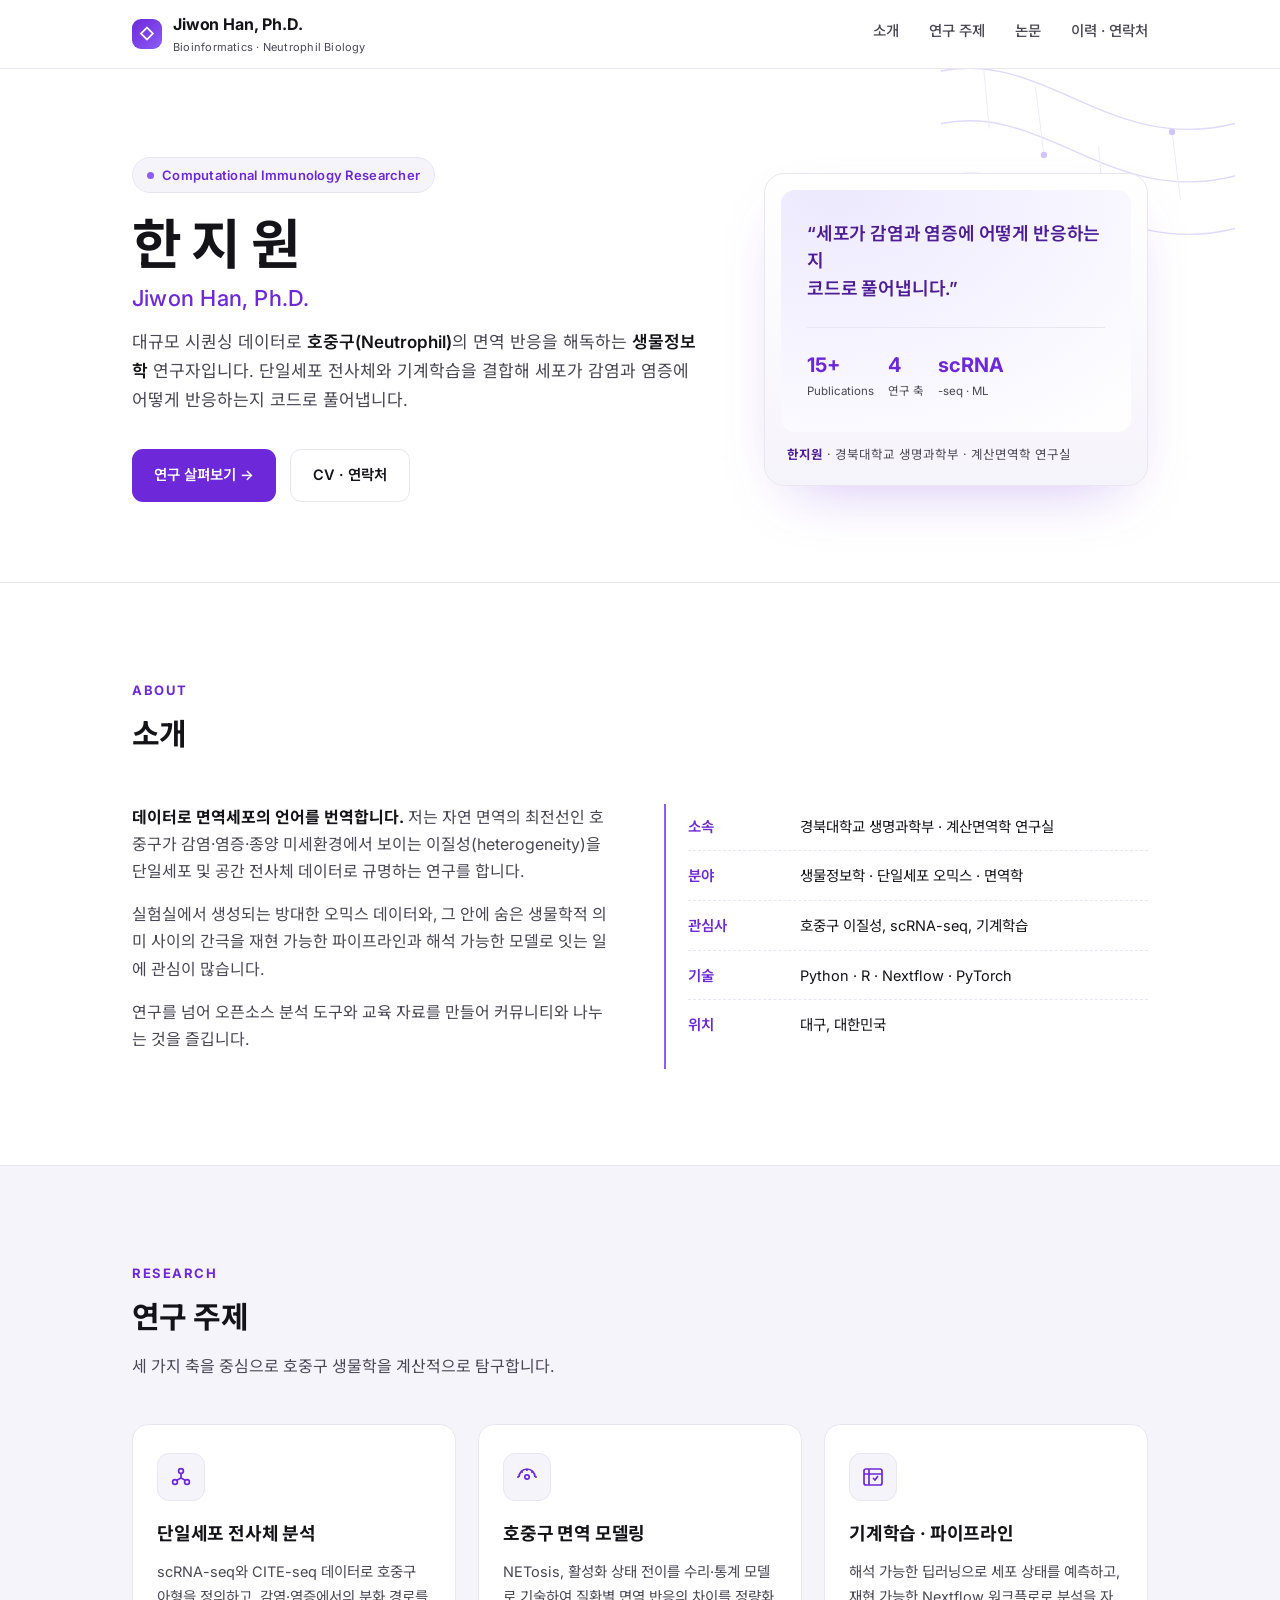
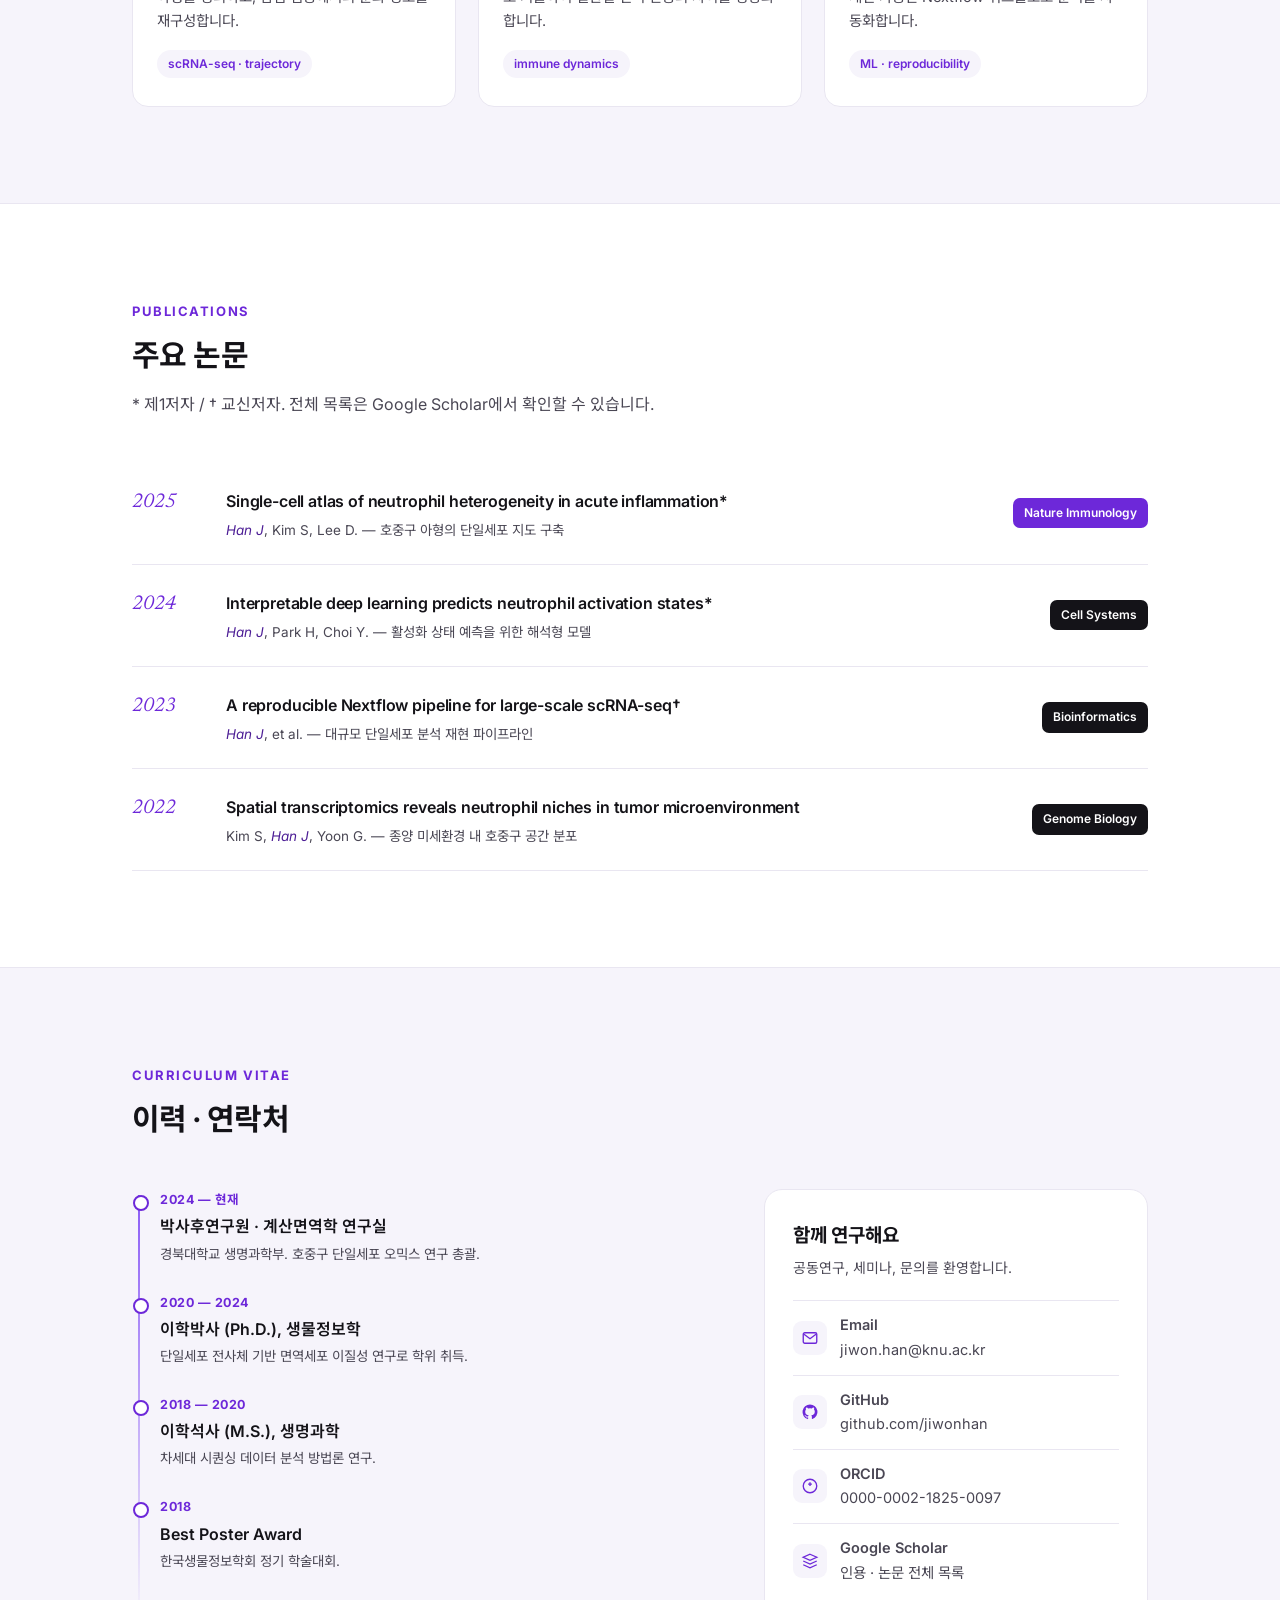
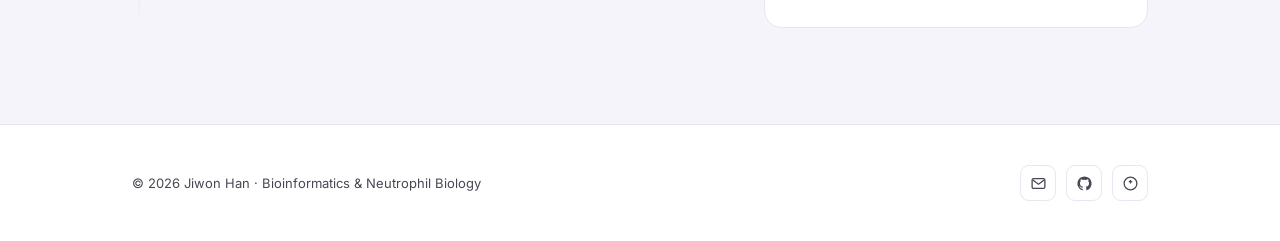
<file: cv-homepage.html>
<!DOCTYPE html>
<html lang="ko">
<head>
<meta charset="UTF-8">
<meta name="viewport" content="width=device-width, initial-scale=1.0">
<title>연구자 CV — 시안</title>
<link rel="preconnect" href="https://fonts.googleapis.com">
<link rel="preconnect" href="https://fonts.gstatic.com" crossorigin>
<link href="https://fonts.googleapis.com/css2?family=Inter:wght@400;500;600;700&family=Noto+Sans+KR:wght@400;500;700&family=Newsreader:ital,opt@0,500;1,500&display=swap" rel="stylesheet">
<style>
  :root{
    --ink:#141318;          /* 검정 계열 본문 */
    --ink-soft:#4a4754;     /* 흐린 검정 */
    --purple:#6d28d9;       /* 메인 보라 */
    --purple-2:#8b5cf6;     /* 밝은 보라 */
    --purple-ink:#4c1d95;   /* 진한 보라 제목 */
    --wash:#f6f4fb;         /* 아주 옅은 보라 배경 */
    --line:#e9e6f1;         /* 보라빛 구분선 */
    --white:#ffffff;
  }
  *{box-sizing:border-box;margin:0;padding:0}
  html{scroll-behavior:smooth}
  body{
    font-family:"Inter","Noto Sans KR",system-ui,sans-serif;
    color:var(--ink);
    background:var(--white);
    line-height:1.7;
    -webkit-font-smoothing:antialiased;
  }
  .wrap{max-width:1080px;margin:0 auto;padding:0 32px}
  a{color:inherit;text-decoration:none}
  section{padding:96px 0;border-top:1px solid var(--line)}

  /* ---------- NAV ---------- */
  header{
    position:sticky;top:0;z-index:50;
    background:rgba(255,255,255,.82);
    backdrop-filter:saturate(1.4) blur(10px);
    border-bottom:1px solid var(--line);
  }
  .nav{display:flex;align-items:center;justify-content:space-between;height:68px}
  .brand{display:flex;align-items:center;gap:11px;font-weight:700;letter-spacing:-.01em}
  .brand .mark{
    width:30px;height:30px;border-radius:9px;
    background:linear-gradient(135deg,var(--purple) 0%,var(--purple-2) 100%);
    display:grid;place-items:center;color:#fff;font-size:15px;
  }
  .brand small{display:block;font-weight:400;font-size:11px;color:var(--ink-soft);letter-spacing:.02em}
  .menu{display:flex;gap:30px;font-size:14.5px;font-weight:500}
  .menu a{color:var(--ink-soft);transition:color .18s}
  .menu a:hover{color:var(--purple)}
  .menu a::after{content:"";display:block;height:2px;width:0;background:var(--purple);transition:width .2s;margin-top:3px}
  .menu a:hover::after{width:100%}
  @media(max-width:720px){.menu{display:none}}

  /* ---------- HERO ---------- */
  .hero{padding:88px 0 80px;position:relative;overflow:hidden}
  .hero .grid{display:grid;grid-template-columns:1.35fr .9fr;gap:56px;align-items:center}
  .eyebrow{
    display:inline-flex;align-items:center;gap:8px;
    font-size:13px;font-weight:600;color:var(--purple);
    background:var(--wash);border:1px solid var(--line);
    padding:6px 14px;border-radius:999px;letter-spacing:.02em;
  }
  .eyebrow .dot{width:7px;height:7px;border-radius:50%;background:var(--purple-2)}
  h1.name{
    font-size:54px;line-height:1.12;letter-spacing:-.025em;font-weight:700;
    margin:22px 0 6px;
  }
  h1.name .en{display:block;font-size:22px;font-weight:500;color:var(--purple);letter-spacing:.01em;margin-top:10px}
  .role{font-size:17px;color:var(--ink-soft);margin-top:18px;max-width:34em}
  .role b{color:var(--ink);font-weight:600}
  .hero-cta{display:flex;gap:14px;margin-top:34px;flex-wrap:wrap}
  .btn{
    display:inline-flex;align-items:center;gap:9px;
    font-size:14.5px;font-weight:600;padding:13px 22px;border-radius:11px;transition:.18s;
  }
  .btn.solid{background:var(--purple);color:#fff}
  .btn.solid:hover{background:var(--purple-ink);transform:translateY(-1px)}
  .btn.ghost{border:1px solid var(--line);color:var(--ink)}
  .btn.ghost:hover{border-color:var(--purple-2);color:var(--purple)}

  /* portrait card */
  .portrait{
    position:relative;border:1px solid var(--line);border-radius:20px;
    background:linear-gradient(180deg,#fff, var(--wash));
    padding:16px;box-shadow:0 24px 60px -30px rgba(109,40,217,.35);
  }
  .portrait .hcard{
    border-radius:14px;position:relative;overflow:hidden;padding:30px 26px;
    background:radial-gradient(130% 130% at 15% 0%, #ede9fe 0%, #f5f3ff 45%, #fff 100%);
  }
  .portrait .hq{font-size:18px;font-weight:600;letter-spacing:-.01em;color:var(--purple-ink);line-height:1.55}
  .portrait .hstats{display:flex;gap:14px;margin-top:24px;padding-top:20px;border-top:1px solid var(--line)}
  .portrait .hstats div{display:flex;flex-direction:column}
  .portrait .hstats b{font-size:20px;font-weight:700;color:var(--purple)}
  .portrait .hstats span{font-size:11.5px;color:var(--ink-soft)}
  .portrait .hcaption{padding:12px 6px 4px;font-size:12.5px;color:var(--ink-soft)}
  .portrait .hcaption b{color:var(--purple-ink)}
  /* faint dna line background */
  .hero .decor{position:absolute;right:-60px;top:-40px;width:420px;opacity:.5;pointer-events:none}
  @media(max-width:860px){.hero .grid{grid-template-columns:1fr;gap:36px}h1.name{font-size:40px}.hero .decor{display:none}}

  /* ---------- SECTION HEADINGS ---------- */
  .sec-head{margin-bottom:44px}
  .sec-kicker{font-size:13px;font-weight:700;letter-spacing:.12em;text-transform:uppercase;color:var(--purple)}
  .sec-title{font-size:30px;font-weight:700;letter-spacing:-.02em;margin-top:8px}
  .sec-sub{color:var(--ink-soft);margin-top:10px;max-width:52em}

  /* ---------- ABOUT ---------- */
  #about{background:var(--white)}
  .about-grid{display:grid;grid-template-columns:1fr 1fr;gap:48px}
  .about-grid p{color:var(--ink-soft);margin-bottom:16px}
  .about-grid p b{color:var(--ink)}
  .facts{display:flex;flex-direction:column;gap:2px;border-left:2px solid var(--purple-2);padding-left:22px}
  .facts .row{display:flex;gap:16px;padding:11px 0;border-bottom:1px dashed var(--line);font-size:14.5px}
  .facts .row:last-child{border-bottom:0}
  .facts .k{width:96px;color:var(--purple);font-weight:600;flex:none}
  @media(max-width:860px){.about-grid{grid-template-columns:1fr;gap:28px}}

  /* ---------- RESEARCH ---------- */
  #research{background:var(--wash)}
  .cards{display:grid;grid-template-columns:repeat(3,1fr);gap:22px}
  .card{
    background:#fff;border:1px solid var(--line);border-radius:16px;padding:28px 24px;
    transition:.2s;position:relative;overflow:hidden;
  }
  .card:hover{transform:translateY(-4px);box-shadow:0 22px 44px -26px rgba(76,29,149,.4);border-color:#d9d0f2}
  .card .ic{
    width:48px;height:48px;border-radius:12px;display:grid;place-items:center;margin-bottom:18px;
    background:var(--wash);color:var(--purple);border:1px solid var(--line);
  }
  .card h3{font-size:18px;font-weight:700;letter-spacing:-.01em}
  .card p{color:var(--ink-soft);font-size:14.5px;margin-top:10px}
  .card .tag{display:inline-block;margin-top:16px;font-size:12px;font-weight:600;color:var(--purple);background:var(--wash);padding:4px 11px;border-radius:999px}
  @media(max-width:860px){.cards{grid-template-columns:1fr}}

  /* ---------- PUBLICATIONS ---------- */
  #pub{background:#fff}
  .pub-list{display:flex;flex-direction:column}
  .pub{display:grid;grid-template-columns:70px 1fr auto;gap:24px;padding:22px 0;border-bottom:1px solid var(--line);align-items:baseline}
  .pub:hover .pub-title{color:var(--purple)}
  .pub .yr{font-family:"Newsreader",serif;font-size:20px;font-style:italic;color:var(--purple)}
  .pub-title{font-weight:600;letter-spacing:-.01em;transition:color .18s}
  .pub-meta{font-size:13.5px;color:var(--ink-soft);margin-top:4px}
  .pub-meta em{font-style:italic;color:var(--purple-ink)}
  .pub .venue{font-size:12px;font-weight:600;color:#fff;background:var(--purple);padding:5px 11px;border-radius:7px;white-space:nowrap;align-self:center}
  .pub .venue.alt{background:var(--ink);}
  @media(max-width:720px){.pub{grid-template-columns:1fr;gap:6px}.pub .venue{justify-self:start}}

  /* ---------- CV + CONTACT ---------- */
  #cv{background:var(--wash)}
  .cv-grid{display:grid;grid-template-columns:1.2fr .8fr;gap:56px}
  .timeline{position:relative;padding-left:28px}
  .timeline::before{content:"";position:absolute;left:6px;top:6px;bottom:6px;width:2px;background:linear-gradient(var(--purple-2),transparent)}
  .tl{position:relative;padding:0 0 26px}
  .tl::before{content:"";position:absolute;left:-27px;top:6px;width:12px;height:12px;border-radius:50%;background:#fff;border:2.5px solid var(--purple)}
  .tl .t-yr{font-size:12.5px;font-weight:700;color:var(--purple);letter-spacing:.04em}
  .tl h4{font-size:16px;font-weight:600;margin:3px 0 2px}
  .tl p{font-size:13.5px;color:var(--ink-soft)}
  .contact-card{background:#fff;border:1px solid var(--line);border-radius:18px;padding:30px 28px;height:fit-content}
  .contact-card h3{font-size:19px;font-weight:700;margin-bottom:4px}
  .contact-card>p{font-size:14px;color:var(--ink-soft);margin-bottom:20px}
  .clink{display:flex;align-items:center;gap:13px;padding:12px 0;border-top:1px solid var(--line);font-size:14.5px}
  .clink .ci{width:34px;height:34px;border-radius:9px;background:var(--wash);color:var(--purple);display:grid;place-items:center;flex:none}
  .clink b{font-weight:600}.clink span{color:var(--ink-soft)}
  @media(max-width:860px){.cv-grid{grid-template-columns:1fr;gap:34px}}

  /* ---------- FOOTER ---------- */
  footer{padding:40px 0;border-top:1px solid var(--line);background:#fff}
  .foot{display:flex;justify-content:space-between;align-items:center;flex-wrap:wrap;gap:14px;font-size:13px;color:var(--ink-soft)}
  .foot .socials{display:flex;gap:10px}
  .foot .socials a{width:36px;height:36px;border-radius:9px;border:1px solid var(--line);display:grid;place-items:center;color:var(--ink-soft);transition:.18s}
  .foot .socials a:hover{color:var(--purple);border-color:var(--purple-2)}
  svg{display:block}
</style>
</head>
<body>

<!-- NAV -->
<header>
  <div class="wrap nav">
    <a class="brand" href="#top">
      <span class="mark">◇</span>
      <span>Jiwon Han, Ph.D.<small>Bioinformatics · Neutrophil Biology</small></span>
    </a>
    <nav class="menu">
      <a href="#about">소개</a>
      <a href="#research">연구 주제</a>
      <a href="#pub">논문</a>
      <a href="#cv">이력 · 연락처</a>
    </nav>
  </div>
</header>

<!-- HERO -->
<a id="top"></a>
<div class="hero">
  <svg class="decor" viewBox="0 0 400 300" fill="none">
    <path d="M20 40 C120 20 180 120 300 90 M20 90 C120 70 180 170 300 140 M20 140 C120 120 180 220 300 190" stroke="#c4b5fd" stroke-width="1.4"/>
    <g stroke="#ddd6fe" stroke-width="1">
      <line x1="60" y1="30" x2="66" y2="95"/><line x1="110" y1="55" x2="118" y2="120"/>
      <line x1="170" y1="112" x2="176" y2="178"/><line x1="240" y1="98" x2="248" y2="162"/>
    </g>
    <g fill="#a78bfa"><circle cx="60" cy="30" r="3"/><circle cx="118" cy="120" r="3"/><circle cx="240" cy="98" r="3"/><circle cx="176" cy="178" r="3"/></g>
  </svg>
  <div class="wrap grid">
    <div>
      <span class="eyebrow"><span class="dot"></span>Computational Immunology Researcher</span>
      <h1 class="name">한 지 원
        <span class="en">Jiwon Han, Ph.D.</span>
      </h1>
      <p class="role">
        대규모 시퀀싱 데이터로 <b>호중구(Neutrophil)</b>의 면역 반응을 해독하는
        <b>생물정보학</b> 연구자입니다. 단일세포 전사체와 기계학습을 결합해
        세포가 감염과 염증에 어떻게 반응하는지 코드로 풀어냅니다.
      </p>
      <div class="hero-cta">
        <a class="btn solid" href="#research">연구 살펴보기 →</a>
        <a class="btn ghost" href="#cv">CV · 연락처</a>
      </div>
    </div>
    <aside class="portrait">
      <div class="hcard">
        <div class="hq">“세포가 감염과 염증에 어떻게 반응하는지<br>코드로 풀어냅니다.”</div>
        <div class="hstats">
          <div><b>15+</b><span>Publications</span></div>
          <div><b>4</b><span>연구 축</span></div>
          <div><b>scRNA</b><span>-seq · ML</span></div>
        </div>
      </div>
      <div class="hcaption"><b>한지원</b> · 경북대학교 생명과학부 · 계산면역학 연구실</div>
    </aside>
  </div>
</div>

<!-- ABOUT -->
<section id="about">
  <div class="wrap">
    <div class="sec-head">
      <div class="sec-kicker">About</div>
      <h2 class="sec-title">소개</h2>
    </div>
    <div class="about-grid">
      <div>
        <p><b>데이터로 면역세포의 언어를 번역합니다.</b> 저는 자연 면역의 최전선인 호중구가
        감염·염증·종양 미세환경에서 보이는 이질성(heterogeneity)을 단일세포 및
        공간 전사체 데이터로 규명하는 연구를 합니다.</p>
        <p>실험실에서 생성되는 방대한 오믹스 데이터와, 그 안에 숨은 생물학적 의미
        사이의 간극을 재현 가능한 파이프라인과 해석 가능한 모델로 잇는 일에
        관심이 많습니다.</p>
        <p>연구를 넘어 오픈소스 분석 도구와 교육 자료를 만들어 커뮤니티와
        나누는 것을 즐깁니다.</p>
      </div>
      <div class="facts">
        <div class="row"><span class="k">소속</span><span>경북대학교 생명과학부 · 계산면역학 연구실</span></div>
        <div class="row"><span class="k">분야</span><span>생물정보학 · 단일세포 오믹스 · 면역학</span></div>
        <div class="row"><span class="k">관심사</span><span>호중구 이질성, scRNA-seq, 기계학습</span></div>
        <div class="row"><span class="k">기술</span><span>Python · R · Nextflow · PyTorch</span></div>
        <div class="row"><span class="k">위치</span><span>대구, 대한민국</span></div>
      </div>
    </div>
  </div>
</section>

<!-- RESEARCH -->
<section id="research">
  <div class="wrap">
    <div class="sec-head">
      <div class="sec-kicker">Research</div>
      <h2 class="sec-title">연구 주제</h2>
      <p class="sec-sub">세 가지 축을 중심으로 호중구 생물학을 계산적으로 탐구합니다.</p>
    </div>
    <div class="cards">
      <div class="card">
        <div class="ic">
          <svg width="24" height="24" viewBox="0 0 24 24" fill="none" stroke="currentColor" stroke-width="1.7"><circle cx="12" cy="6" r="2.4"/><circle cx="6" cy="17" r="2.4"/><circle cx="18" cy="17" r="2.4"/><path d="M12 8.4V13m0 0l-4.2 2.2M12 13l4.2 2.2"/></svg>
        </div>
        <h3>단일세포 전사체 분석</h3>
        <p>scRNA-seq와 CITE-seq 데이터로 호중구 아형을 정의하고, 감염·염증에서의
        분화 경로를 재구성합니다.</p>
        <span class="tag">scRNA-seq · trajectory</span>
      </div>
      <div class="card">
        <div class="ic">
          <svg width="24" height="24" viewBox="0 0 24 24" fill="none" stroke="currentColor" stroke-width="1.7"><path d="M4 12a8 8 0 0116 0"/><circle cx="12" cy="12" r="2.2"/><path d="M12 4v2M4 12H2M22 12h-2M6.3 6.3l1.4 1.4M17.7 6.3l-1.4 1.4"/></svg>
        </div>
        <h3>호중구 면역 모델링</h3>
        <p>NETosis, 활성화 상태 전이를 수리·통계 모델로 기술하여 질환별
        면역 반응의 차이를 정량화합니다.</p>
        <span class="tag">immune dynamics</span>
      </div>
      <div class="card">
        <div class="ic">
          <svg width="24" height="24" viewBox="0 0 24 24" fill="none" stroke="currentColor" stroke-width="1.7"><rect x="3" y="4" width="18" height="16" rx="2"/><path d="M3 9h18M8 4v16"/><path d="M12 13l2 2 3-4"/></svg>
        </div>
        <h3>기계학습 · 파이프라인</h3>
        <p>해석 가능한 딥러닝으로 세포 상태를 예측하고, 재현 가능한
        Nextflow 워크플로로 분석을 자동화합니다.</p>
        <span class="tag">ML · reproducibility</span>
      </div>
    </div>
  </div>
</section>

<!-- PUBLICATIONS -->
<section id="pub">
  <div class="wrap">
    <div class="sec-head">
      <div class="sec-kicker">Publications</div>
      <h2 class="sec-title">주요 논문</h2>
      <p class="sec-sub">* 제1저자 / † 교신저자. 전체 목록은 Google Scholar에서 확인할 수 있습니다.</p>
    </div>
    <div class="pub-list">
      <div class="pub">
        <div class="yr">2025</div>
        <div>
          <div class="pub-title">Single-cell atlas of neutrophil heterogeneity in acute inflammation*</div>
          <div class="pub-meta"><em>Han J</em>, Kim S, Lee D. — 호중구 아형의 단일세포 지도 구축</div>
        </div>
        <div class="venue">Nature Immunology</div>
      </div>
      <div class="pub">
        <div class="yr">2024</div>
        <div>
          <div class="pub-title">Interpretable deep learning predicts neutrophil activation states*</div>
          <div class="pub-meta"><em>Han J</em>, Park H, Choi Y. — 활성화 상태 예측을 위한 해석형 모델</div>
        </div>
        <div class="venue alt">Cell Systems</div>
      </div>
      <div class="pub">
        <div class="yr">2023</div>
        <div>
          <div class="pub-title">A reproducible Nextflow pipeline for large-scale scRNA-seq†</div>
          <div class="pub-meta"><em>Han J</em>, et al. — 대규모 단일세포 분석 재현 파이프라인</div>
        </div>
        <div class="venue alt">Bioinformatics</div>
      </div>
      <div class="pub">
        <div class="yr">2022</div>
        <div>
          <div class="pub-title">Spatial transcriptomics reveals neutrophil niches in tumor microenvironment</div>
          <div class="pub-meta">Kim S, <em>Han J</em>, Yoon G. — 종양 미세환경 내 호중구 공간 분포</div>
        </div>
        <div class="venue alt">Genome Biology</div>
      </div>
    </div>
  </div>
</section>

<!-- CV + CONTACT -->
<section id="cv">
  <div class="wrap">
    <div class="sec-head">
      <div class="sec-kicker">Curriculum Vitae</div>
      <h2 class="sec-title">이력 · 연락처</h2>
    </div>
    <div class="cv-grid">
      <div class="timeline">
        <div class="tl">
          <div class="t-yr">2024 — 현재</div>
          <h4>박사후연구원 · 계산면역학 연구실</h4>
          <p>경북대학교 생명과학부. 호중구 단일세포 오믹스 연구 총괄.</p>
        </div>
        <div class="tl">
          <div class="t-yr">2020 — 2024</div>
          <h4>이학박사 (Ph.D.), 생물정보학</h4>
          <p>단일세포 전사체 기반 면역세포 이질성 연구로 학위 취득.</p>
        </div>
        <div class="tl">
          <div class="t-yr">2018 — 2020</div>
          <h4>이학석사 (M.S.), 생명과학</h4>
          <p>차세대 시퀀싱 데이터 분석 방법론 연구.</p>
        </div>
        <div class="tl">
          <div class="t-yr">2018</div>
          <h4>Best Poster Award</h4>
          <p>한국생물정보학회 정기 학술대회.</p>
        </div>
      </div>

      <div class="contact-card">
        <h3>함께 연구해요</h3>
        <p>공동연구, 세미나, 문의를 환영합니다.</p>
        <a class="clink" href="mailto:jiwon.han@knu.ac.kr">
          <span class="ci"><svg width="18" height="18" viewBox="0 0 24 24" fill="none" stroke="currentColor" stroke-width="1.8"><rect x="3" y="5" width="18" height="14" rx="2"/><path d="M4 7l8 6 8-6"/></svg></span>
          <span><b>Email</b><br><span>jiwon.han@knu.ac.kr</span></span>
        </a>
        <a class="clink" href="#">
          <span class="ci"><svg width="18" height="18" viewBox="0 0 24 24" fill="currentColor"><path d="M12 2a10 10 0 00-3.16 19.49c.5.09.68-.22.68-.48v-1.7c-2.78.6-3.37-1.34-3.37-1.34-.45-1.16-1.11-1.47-1.11-1.47-.9-.62.07-.6.07-.6 1 .07 1.53 1.03 1.53 1.03.89 1.52 2.34 1.08 2.91.83.09-.65.35-1.09.63-1.34-2.22-.25-4.55-1.11-4.55-4.94 0-1.09.39-1.98 1.03-2.68-.1-.25-.45-1.27.1-2.64 0 0 .84-.27 2.75 1.02a9.6 9.6 0 015 0c1.91-1.29 2.75-1.02 2.75-1.02.55 1.37.2 2.39.1 2.64.64.7 1.03 1.59 1.03 2.68 0 3.84-2.34 4.68-4.57 4.93.36.31.68.92.68 1.85v2.74c0 .27.18.58.69.48A10 10 0 0012 2z"/></svg></span>
          <span><b>GitHub</b><br><span>github.com/jiwonhan</span></span>
        </a>
        <a class="clink" href="#">
          <span class="ci"><svg width="18" height="18" viewBox="0 0 24 24" fill="none" stroke="currentColor" stroke-width="1.8"><circle cx="12" cy="12" r="9"/><path d="M12 7v5M9.5 9.5h5"/></svg></span>
          <span><b>ORCID</b><br><span>0000-0002-1825-0097</span></span>
        </a>
        <a class="clink" href="#">
          <span class="ci"><svg width="18" height="18" viewBox="0 0 24 24" fill="none" stroke="currentColor" stroke-width="1.8"><path d="M12 3l9 4-9 4-9-4 9-4zM3 12l9 4 9-4M3 17l9 4 9-4"/></svg></span>
          <span><b>Google Scholar</b><br><span>인용 · 논문 전체 목록</span></span>
        </a>
      </div>
    </div>
  </div>
</section>

<!-- FOOTER -->
<footer>
  <div class="wrap foot">
    <div>© 2026 Jiwon Han · Bioinformatics &amp; Neutrophil Biology</div>
    <div class="socials">
      <a href="#" aria-label="Email"><svg width="17" height="17" viewBox="0 0 24 24" fill="none" stroke="currentColor" stroke-width="1.8"><rect x="3" y="5" width="18" height="14" rx="2"/><path d="M4 7l8 6 8-6"/></svg></a>
      <a href="#" aria-label="GitHub"><svg width="17" height="17" viewBox="0 0 24 24" fill="currentColor"><path d="M12 2a10 10 0 00-3.16 19.49c.5.09.68-.22.68-.48v-1.7c-2.78.6-3.37-1.34-3.37-1.34-.45-1.16-1.11-1.47-1.11-1.47-.9-.62.07-.6.07-.6 1 .07 1.53 1.03 1.53 1.03.89 1.52 2.34 1.08 2.91.83.09-.65.35-1.09.63-1.34-2.22-.25-4.55-1.11-4.55-4.94 0-1.09.39-1.98 1.03-2.68-.1-.25-.45-1.27.1-2.64 0 0 .84-.27 2.75 1.02a9.6 9.6 0 015 0c1.91-1.29 2.75-1.02 2.75-1.02.55 1.37.2 2.39.1 2.64.64.7 1.03 1.59 1.03 2.68 0 3.84-2.34 4.68-4.57 4.93.36.31.68.92.68 1.85v2.74c0 .27.18.58.69.48A10 10 0 0012 2z"/></svg></a>
      <a href="#" aria-label="ORCID"><svg width="17" height="17" viewBox="0 0 24 24" fill="none" stroke="currentColor" stroke-width="1.8"><circle cx="12" cy="12" r="9"/><path d="M12 7v5M9.5 9.5h5"/></svg></a>
    </div>
  </div>
</footer>

</body>
</html>
</file>
